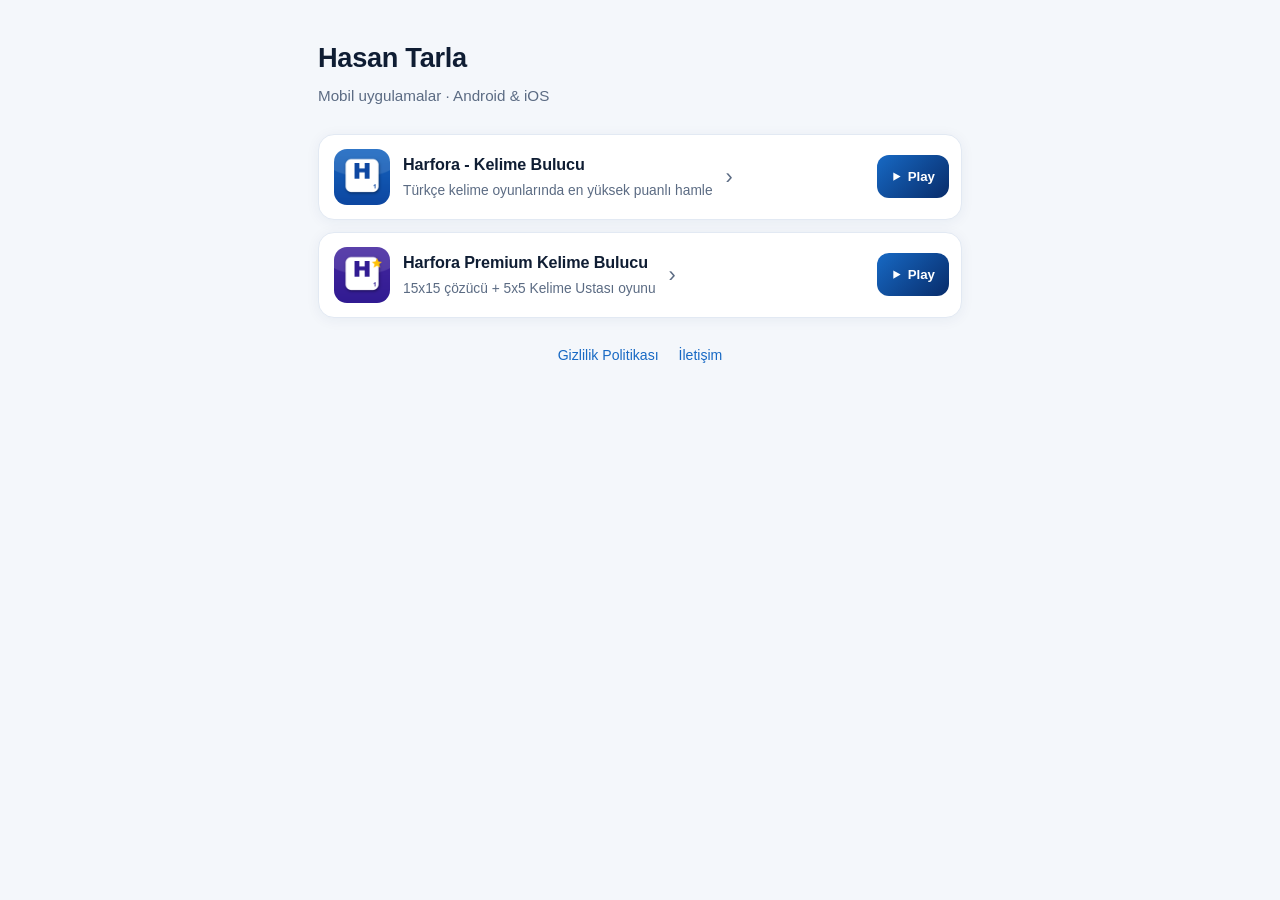
<file: index.html>
<!DOCTYPE html>
<html lang="tr">
<head>
<meta charset="utf-8">
<meta name="viewport" content="width=device-width, initial-scale=1">
<title>Hasan Tarla — Uygulamalar</title>
<meta name="description" content="Hasan Tarla tarafından geliştirilen Android ve iOS uygulamaları. Harfora ve Harfora Premium kelime uygulamaları.">
<link rel="canonical" href="https://hasantarla.github.io/">
<link rel="icon" href="assets/icon-v1.png" type="image/png">
<link rel="stylesheet" href="assets/site.css">
<meta property="og:type" content="website">
<meta property="og:locale" content="tr_TR">
<meta property="og:title" content="Hasan Tarla — Uygulamalar">
<meta property="og:description" content="Android ve iOS uygulamaları: Harfora ve Harfora Premium.">
<meta property="og:url" content="https://hasantarla.github.io/">
</head>
<body>
<main>

  <div class="page-head">
    <h1>Hasan Tarla</h1>
    <p class="sub">Mobil uygulamalar · Android &amp; iOS</p>
  </div>

  <ul class="apps">

    <li class="card">
      <a class="card-main" href="harfora/" data-keep-utm>
        <img src="assets/icon-v1.png" alt="Harfora uygulama simgesi" width="56" height="56">
        <span class="card-txt">
          <span class="card-name">Harfora - Kelime Bulucu</span>
          <span class="card-desc">Türkçe kelime oyunlarında en yüksek puanlı hamle</span>
        </span>
        <span class="card-chev" aria-hidden="true">›</span>
      </a>
      <a class="card-play" href="https://play.google.com/store/apps/details?id=com.ht.harfora.v1&amp;utm_source=website&amp;utm_medium=app_index&amp;utm_campaign=harfora_lansman"
         aria-label="Harfora - Kelime Bulucu'yu Google Play'de aç">
        <svg viewBox="0 0 24 24" aria-hidden="true"><path d="M5 3l16 9-16 9V3z"/></svg>Play
      </a>
    </li>

    <li class="card">
      <a class="card-main" href="harfora-premium/" data-keep-utm>
        <img src="assets/icon-v2.png" alt="Harfora Premium uygulama simgesi" width="56" height="56">
        <span class="card-txt">
          <span class="card-name">Harfora Premium Kelime Bulucu</span>
          <span class="card-desc">15x15 çözücü + 5x5 Kelime Ustası oyunu</span>
        </span>
        <span class="card-chev" aria-hidden="true">›</span>
      </a>
      <a class="card-play" href="https://play.google.com/store/apps/details?id=com.ht.harfora.v2&amp;utm_source=website&amp;utm_medium=app_index&amp;utm_campaign=harfora_premium"
         aria-label="Harfora Premium Kelime Bulucu'yu Google Play'de aç">
        <svg viewBox="0 0 24 24" aria-hidden="true"><path d="M5 3l16 9-16 9V3z"/></svg>Play
      </a>
    </li>

  </ul>

  <footer>
    <div class="links">
      <a href="privacy.html">Gizlilik Politikası</a>
      <a href="mailto:hasantarla.apps@gmail.com">İletişim</a>
    </div>
  </footer>

</main>
<script src="assets/site.js"></script>
</body>
</html>
</file>
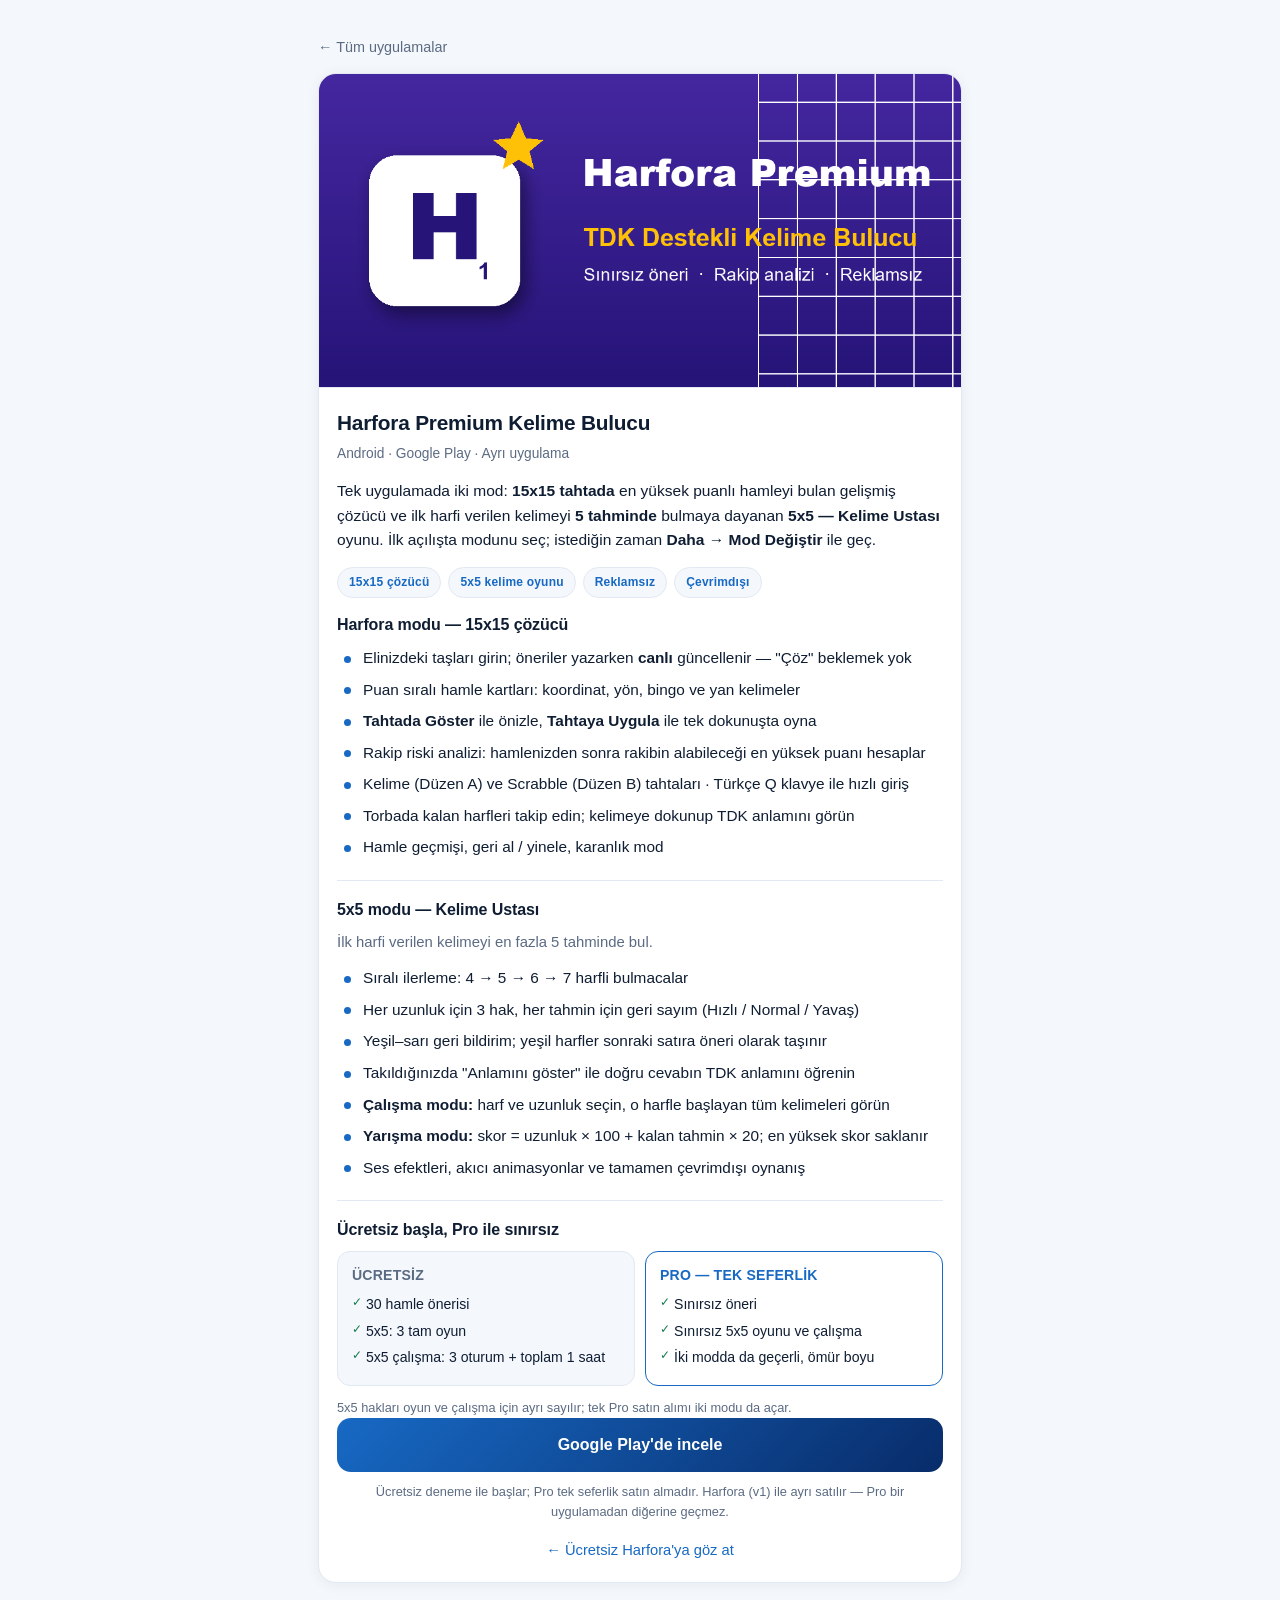
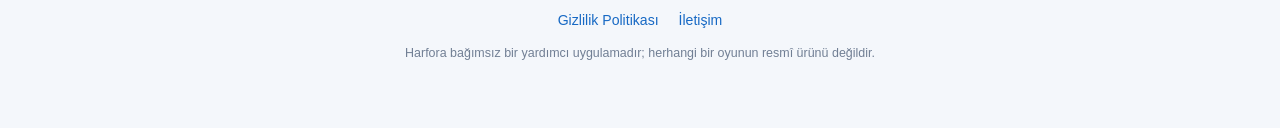
<file: harfora-premium/index.html>
<!DOCTYPE html>
<html lang="tr">
<head>
<meta charset="utf-8">
<meta name="viewport" content="width=device-width, initial-scale=1">
<title>Harfora Premium Kelime Bulucu — 15x15 çözücü + 5x5 kelime oyunu</title>
<meta name="description" content="Harfora Premium: 15x15 kelime tahtası için en yüksek puanlı hamleyi bulan çözücü ve 5x5 &quot;Kelime Ustası&quot; oyunu tek uygulamada. Reklamsız, çevrimdışı, Android · Google Play.">
<link rel="canonical" href="https://hasantarla.github.io/harfora-premium/">
<link rel="icon" href="../assets/icon-v2.png" type="image/png">
<link rel="stylesheet" href="../assets/site.css">
<meta property="og:type" content="website">
<meta property="og:locale" content="tr_TR">
<meta property="og:title" content="Harfora Premium Kelime Bulucu">
<meta property="og:description" content="15x15 tahtada en yüksek puanlı hamle + 5x5 Kelime Ustası oyunu. Reklamsız, çevrimdışı.">
<meta property="og:image" content="https://hasantarla.github.io/assets/harfora-v2.png">
<meta property="og:url" content="https://hasantarla.github.io/harfora-premium/">
</head>
<body>
<main>

  <nav class="crumb"><a href="../" data-keep-utm>← Tüm uygulamalar</a></nav>

  <article class="detail">
    <img class="banner" src="../assets/harfora-v2.png"
         alt="Harfora Premium Kelime Bulucu: 15x15 çözücü ve 5x5 kelime oyunu" width="1024" height="500">
    <div class="body">
      <h2>Harfora Premium Kelime Bulucu</h2>
      <p class="meta">Android · Google Play · Ayrı uygulama</p>

      <p class="lede">
        Tek uygulamada iki mod: <strong>15x15 tahtada</strong> en yüksek puanlı hamleyi
        bulan gelişmiş çözücü ve ilk harfi verilen kelimeyi <strong>5 tahminde</strong>
        bulmaya dayanan <strong>5x5 — Kelime Ustası</strong> oyunu. İlk açılışta modunu
        seç; istediğin zaman <em>Daha → Mod Değiştir</em> ile geç.
      </p>

      <div class="chips">
        <span class="chip">15x15 çözücü</span>
        <span class="chip">5x5 kelime oyunu</span>
        <span class="chip">Reklamsız</span>
        <span class="chip">Çevrimdışı</span>
      </div>

      <section class="mode">
        <h3>Harfora modu — 15x15 çözücü</h3>
        <ul class="features">
          <li>Elinizdeki taşları girin; öneriler yazarken <strong>canlı</strong> güncellenir — "Çöz" beklemek yok</li>
          <li>Puan sıralı hamle kartları: koordinat, yön, bingo ve yan kelimeler</li>
          <li><strong>Tahtada Göster</strong> ile önizle, <strong>Tahtaya Uygula</strong> ile tek dokunuşta oyna</li>
          <li>Rakip riski analizi: hamlenizden sonra rakibin alabileceği en yüksek puanı hesaplar</li>
          <li>Kelime (Düzen A) ve Scrabble (Düzen B) tahtaları · Türkçe Q klavye ile hızlı giriş</li>
          <li>Torbada kalan harfleri takip edin; kelimeye dokunup TDK anlamını görün</li>
          <li>Hamle geçmişi, geri al / yinele, karanlık mod</li>
        </ul>
      </section>

      <section class="mode">
        <h3>5x5 modu — Kelime Ustası</h3>
        <p class="mode-lead">İlk harfi verilen kelimeyi en fazla 5 tahminde bul.</p>
        <ul class="features">
          <li>Sıralı ilerleme: 4 → 5 → 6 → 7 harfli bulmacalar</li>
          <li>Her uzunluk için 3 hak, her tahmin için geri sayım (Hızlı / Normal / Yavaş)</li>
          <li>Yeşil–sarı geri bildirim; yeşil harfler sonraki satıra öneri olarak taşınır</li>
          <li>Takıldığınızda "Anlamını göster" ile doğru cevabın TDK anlamını öğrenin</li>
          <li><strong>Çalışma modu:</strong> harf ve uzunluk seçin, o harfle başlayan tüm kelimeleri görün</li>
          <li><strong>Yarışma modu:</strong> skor = uzunluk × 100 + kalan tahmin × 20; en yüksek skor saklanır</li>
          <li>Ses efektleri, akıcı animasyonlar ve tamamen çevrimdışı oynanış</li>
        </ul>
      </section>

      <section class="mode">
        <h3>Ücretsiz başla, Pro ile sınırsız</h3>
        <div class="tiers">
          <div class="tier">
            <h4>Ücretsiz</h4>
            <ul>
              <li>30 hamle önerisi</li>
              <li>5x5: 3 tam oyun</li>
              <li>5x5 çalışma: 3 oturum + toplam 1 saat</li>
            </ul>
          </div>
          <div class="tier pro">
            <h4>Pro — tek seferlik</h4>
            <ul>
              <li>Sınırsız öneri</li>
              <li>Sınırsız 5x5 oyunu ve çalışma</li>
              <li>İki modda da geçerli, ömür boyu</li>
            </ul>
          </div>
        </div>
        <p class="note note-left">5x5 hakları oyun ve çalışma için ayrı sayılır; tek Pro satın alımı iki modu da açar.</p>
      </section>

      <a class="cta" href="https://play.google.com/store/apps/details?id=com.ht.harfora.v2&amp;utm_source=website&amp;utm_medium=landing&amp;utm_campaign=harfora_premium">Google Play'de incele</a>
      <p class="note">Ücretsiz deneme ile başlar; Pro tek seferlik satın almadır. Harfora (v1) ile ayrı satılır — Pro bir uygulamadan diğerine geçmez.</p>
      <a class="cross" href="../harfora/" data-keep-utm>← Ücretsiz Harfora'ya göz at</a>
    </div>
  </article>

  <footer>
    <div class="links">
      <a href="../privacy.html">Gizlilik Politikası</a>
      <a href="mailto:hasantarla.apps@gmail.com">İletişim</a>
    </div>
    <div class="disclaimer">
      Harfora bağımsız bir yardımcı uygulamadır; herhangi bir oyunun resmî ürünü değildir.
    </div>
  </footer>

</main>
<script src="../assets/site.js"></script>
</body>
</html>
</file>
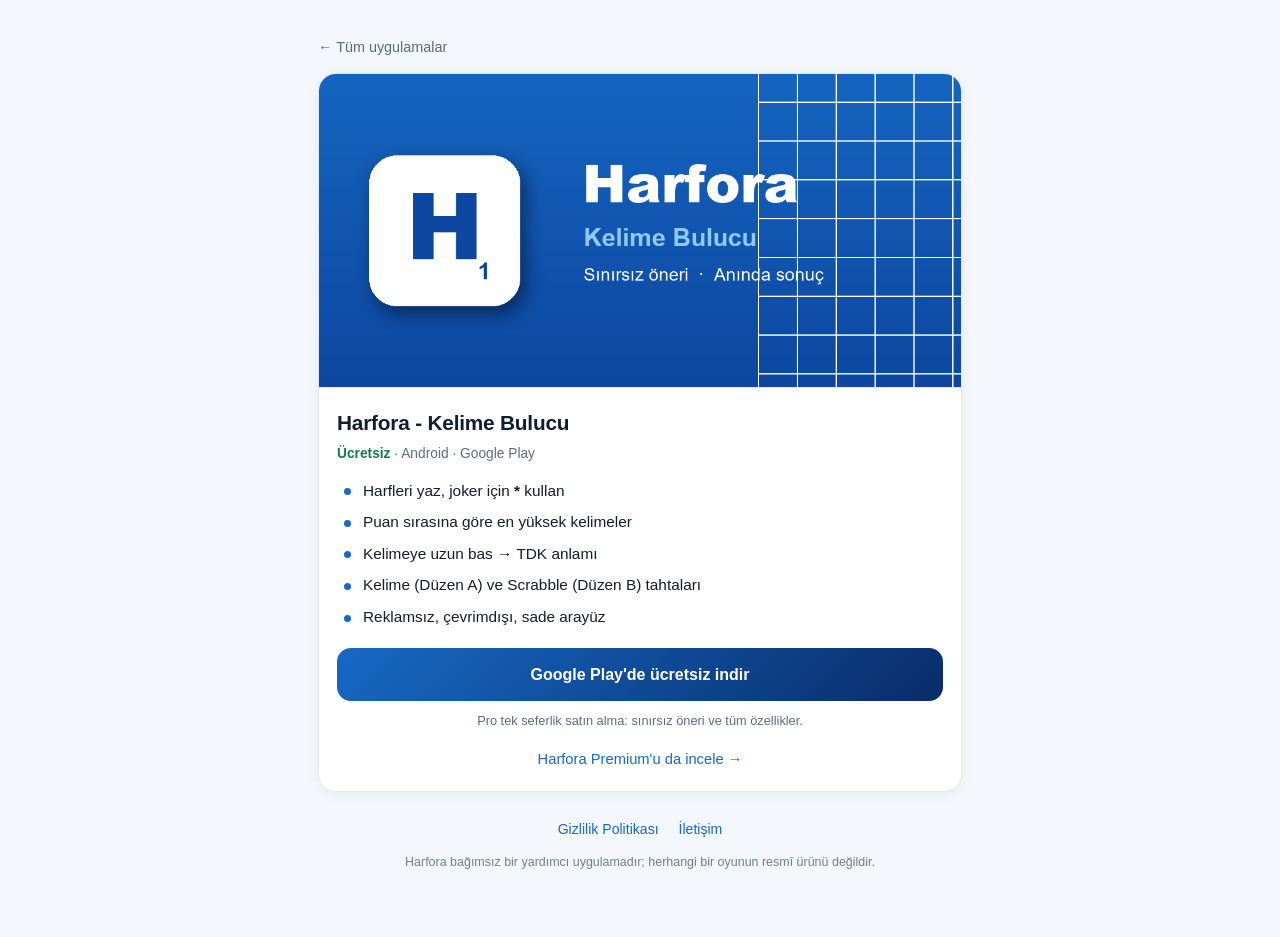
<file: harfora/index.html>
<!DOCTYPE html>
<html lang="tr">
<head>
<meta charset="utf-8">
<meta name="viewport" content="width=device-width, initial-scale=1">
<title>Harfora - Kelime Bulucu — Türkçe kelime oyunu yardımcısı</title>
<meta name="description" content="Harfora: elindeki harfleri yaz, Türkçe harf puanlarına göre en yüksek puanlı kelimeleri gör. TDK anlamı, Kelime (Düzen A) ve Scrabble (Düzen B) tahtaları. Reklamsız, çevrimdışı, Android.">
<link rel="canonical" href="https://hasantarla.github.io/harfora/">
<link rel="icon" href="../assets/icon-v1.png" type="image/png">
<link rel="stylesheet" href="../assets/site.css">
<meta property="og:type" content="website">
<meta property="og:locale" content="tr_TR">
<meta property="og:title" content="Harfora - Kelime Bulucu">
<meta property="og:description" content="Harfleri yaz, puan sırasına göre kelimeleri gör. TDK anlamıyla, reklamsız, çevrimdışı.">
<meta property="og:image" content="https://hasantarla.github.io/assets/harfora-v1.png">
<meta property="og:url" content="https://hasantarla.github.io/harfora/">
</head>
<body>
<main>

  <nav class="crumb"><a href="../" data-keep-utm>← Tüm uygulamalar</a></nav>

  <article class="detail">
    <img class="banner" src="../assets/harfora-v1.png"
         alt="Harfora - Kelime Bulucu: harfleri gir, puan sırasına göre kelimeleri gör" width="1024" height="500">
    <div class="body">
      <h2>Harfora - Kelime Bulucu</h2>
      <p class="meta"><span class="free">Ücretsiz</span> · Android · Google Play</p>
      <ul class="features">
        <li>Harfleri yaz, joker için <strong>*</strong> kullan</li>
        <li>Puan sırasına göre en yüksek kelimeler</li>
        <li>Kelimeye uzun bas → TDK anlamı</li>
        <li>Kelime (Düzen A) ve Scrabble (Düzen B) tahtaları</li>
        <li>Reklamsız, çevrimdışı, sade arayüz</li>
      </ul>
      <a class="cta" href="https://play.google.com/store/apps/details?id=com.ht.harfora.v1&amp;utm_source=website&amp;utm_medium=landing&amp;utm_campaign=harfora_lansman">Google Play'de ücretsiz indir</a>
      <p class="note">Pro tek seferlik satın alma: sınırsız öneri ve tüm özellikler.</p>
      <a class="cross" href="../harfora-premium/" data-keep-utm>Harfora Premium'u da incele →</a>
    </div>
  </article>

  <footer>
    <div class="links">
      <a href="../privacy.html">Gizlilik Politikası</a>
      <a href="mailto:hasantarla.apps@gmail.com">İletişim</a>
    </div>
    <div class="disclaimer">
      Harfora bağımsız bir yardımcı uygulamadır; herhangi bir oyunun resmî ürünü değildir.
    </div>
  </footer>

</main>
<script src="../assets/site.js"></script>
</body>
</html>
</file>
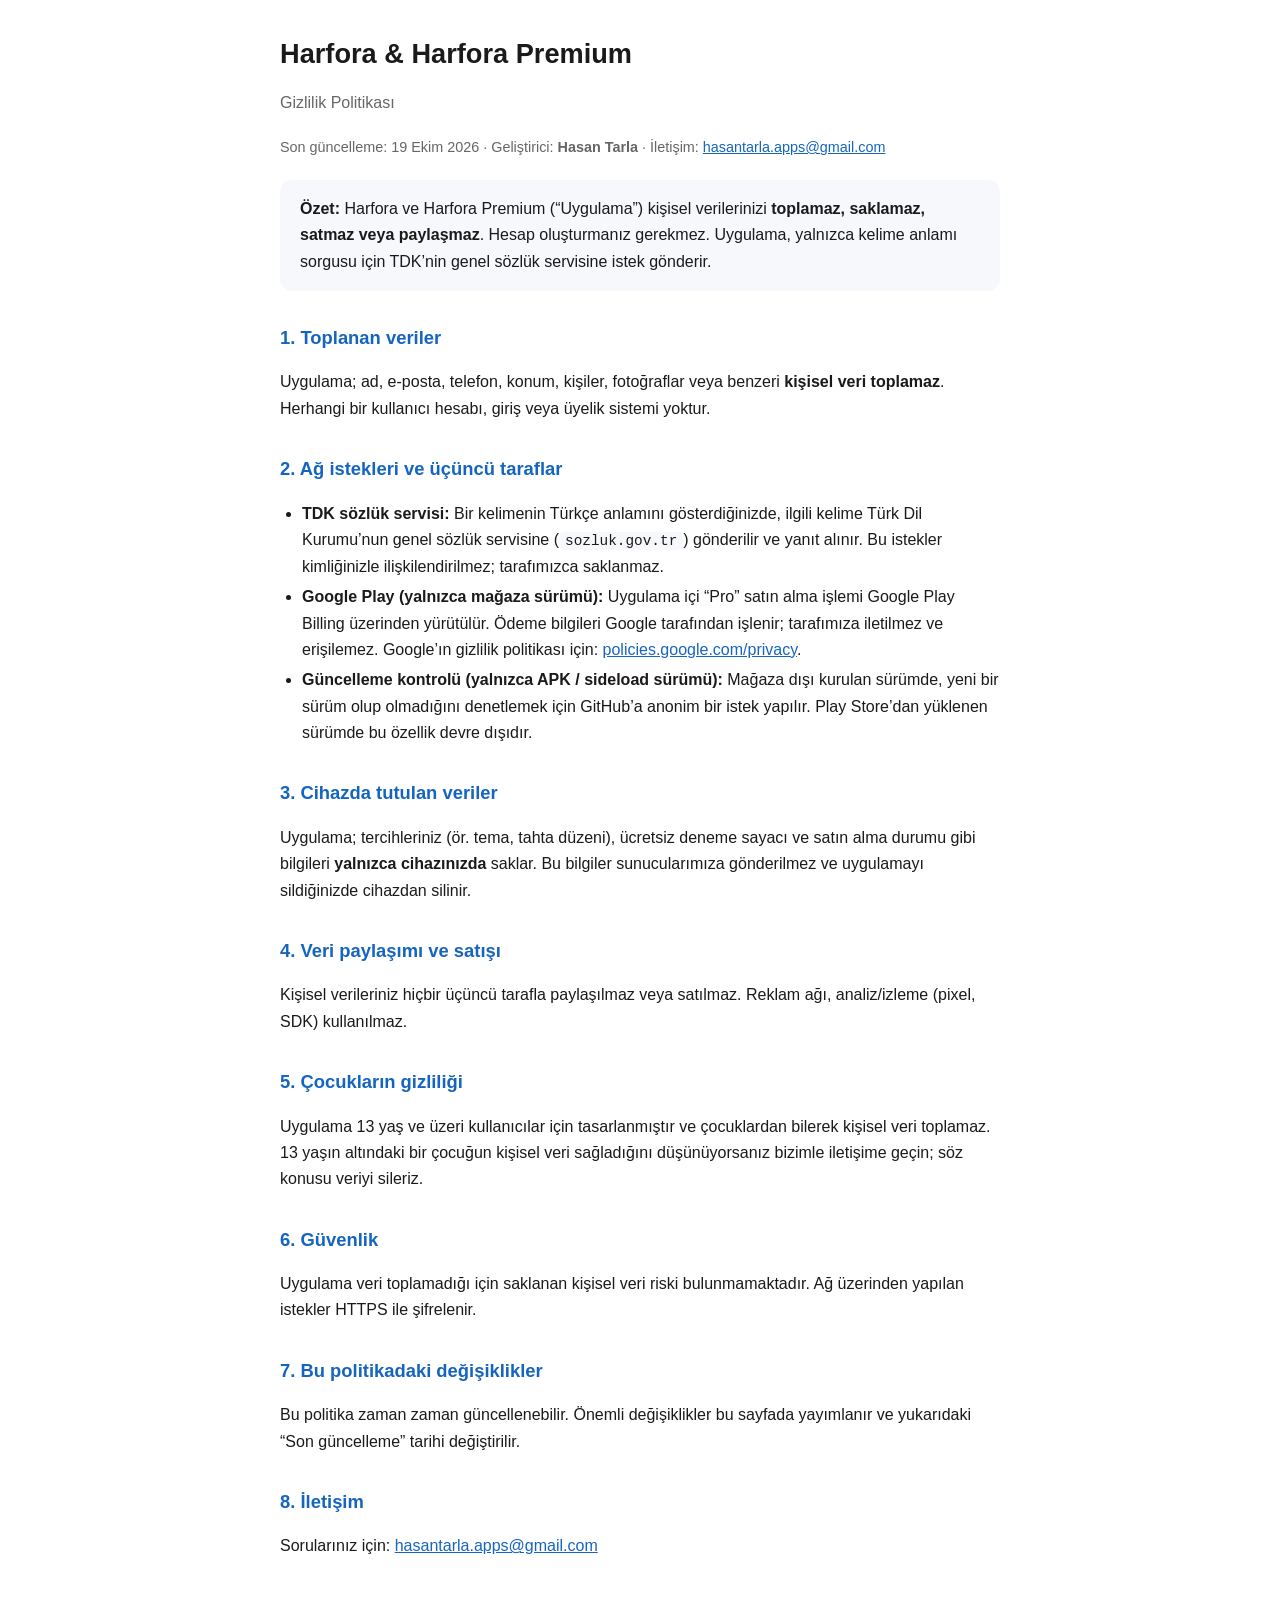
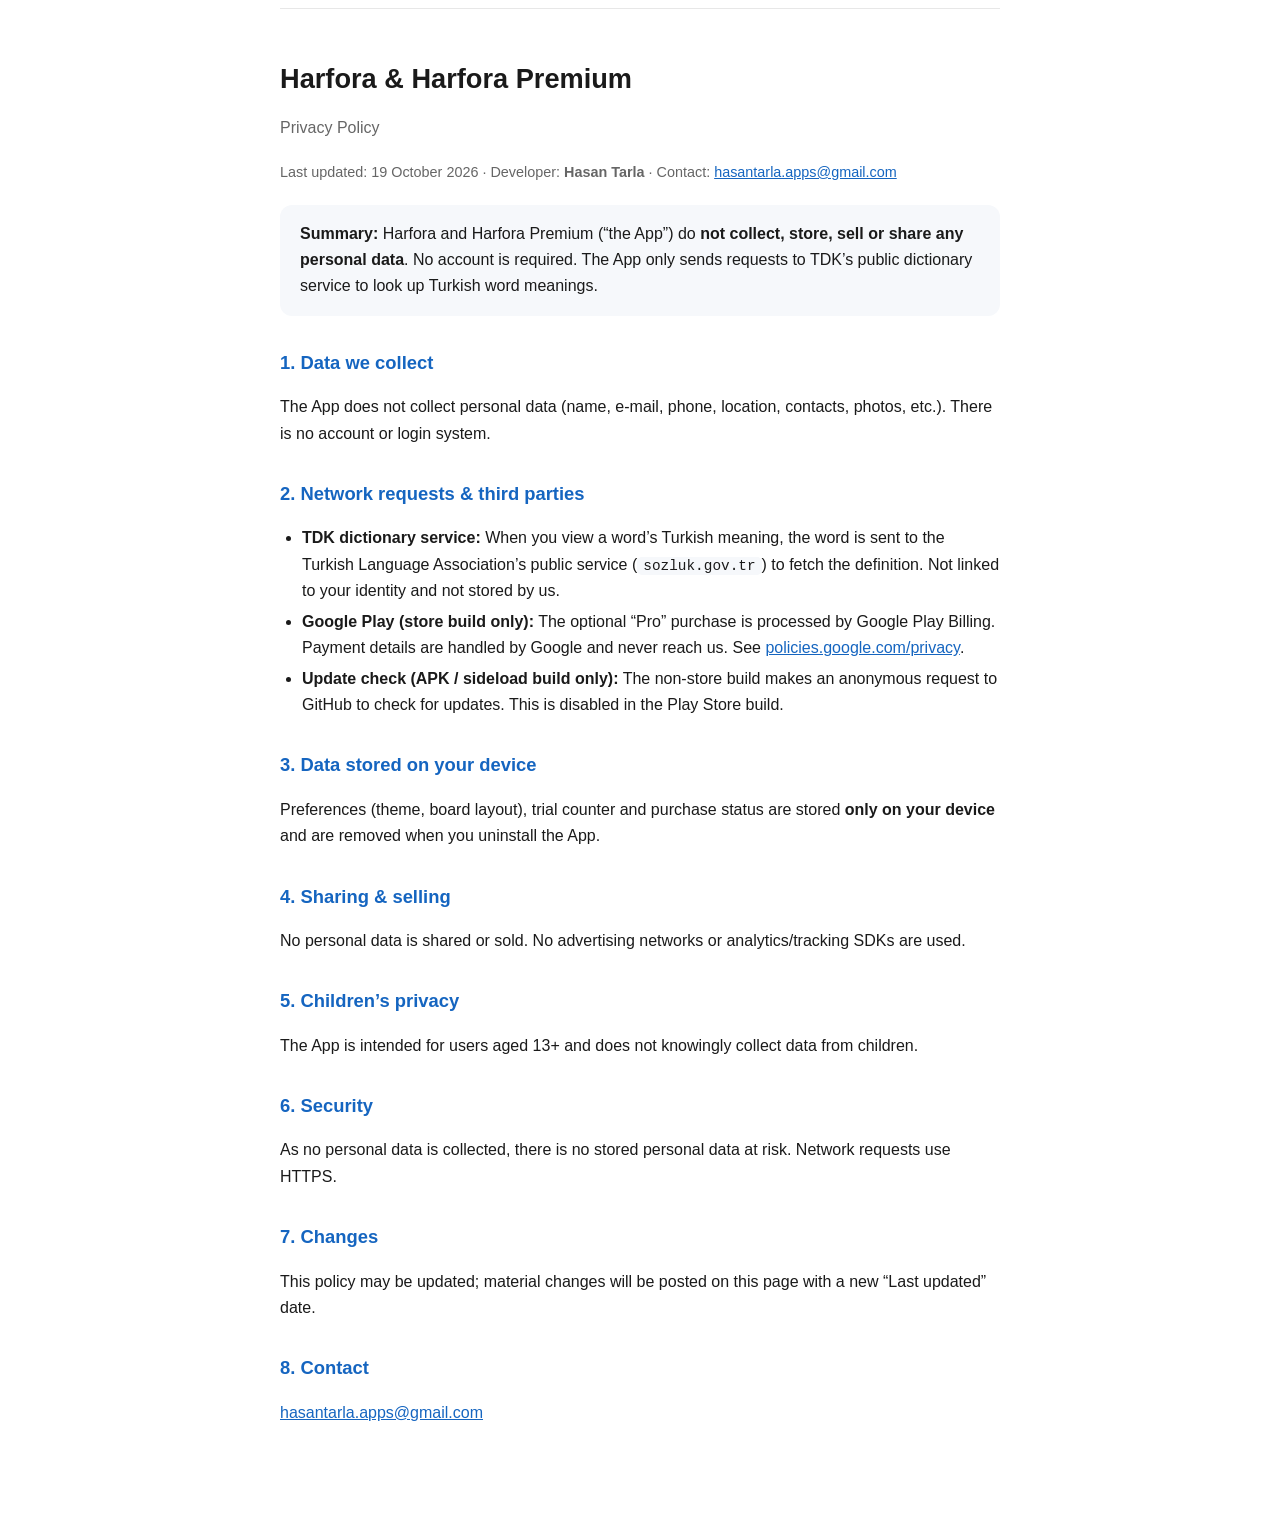
<file: privacy.html>
<!DOCTYPE html>
<html lang="tr">
<head>
<meta charset="utf-8">
<meta name="viewport" content="width=device-width, initial-scale=1">
<title>Harfora — Gizlilik Politikası / Privacy Policy</title>
<style>
  :root { --fg:#1a1a1a; --muted:#666; --accent:#1565C0; --bg:#fff; --card:#f6f8fb; }
  @media (prefers-color-scheme: dark) {
    :root { --fg:#e8e8e8; --muted:#a0a0a0; --bg:#121212; --card:#1e1e1e; }
  }
  * { box-sizing: border-box; }
  body {
    margin: 0; background: var(--bg); color: var(--fg);
    font-family: -apple-system, BlinkMacSystemFont, "Segoe UI", Roboto, Helvetica, Arial, sans-serif;
    line-height: 1.65; font-size: 16px;
  }
  main { max-width: 760px; margin: 0 auto; padding: 32px 20px 80px; }
  h1 { font-size: 1.7rem; margin: 0 0 4px; }
  h1 small { font-size: 1rem; font-weight: 500; color: var(--muted); }
  h2 { font-size: 1.15rem; margin: 32px 0 8px; color: var(--accent); }
  .muted { color: var(--muted); font-size: .9rem; }
  .card { background: var(--card); border-radius: 12px; padding: 16px 20px; margin: 20px 0; }
  ul { padding-left: 22px; }
  li { margin: 4px 0; }
  a { color: var(--accent); }
  hr { border: 0; border-top: 1px solid #8883; margin: 48px 0; }
  code { background: var(--card); padding: 1px 6px; border-radius: 5px; font-size: .9em; }
</style>
</head>
<body>
<main>

<h1>Harfora &amp; Harfora Premium<br><small>Gizlilik Politikası</small></h1>
<p class="muted">Son güncelleme: 19 Ekim 2026 · Geliştirici: <strong>Hasan Tarla</strong> · İletişim: <a href="mailto:hasantarla.apps@gmail.com">hasantarla.apps@gmail.com</a></p>

<div class="card">
  <strong>Özet:</strong> Harfora ve Harfora Premium (“Uygulama”) kişisel verilerinizi
  <strong>toplamaz, saklamaz, satmaz veya paylaşmaz</strong>. Hesap oluşturmanız gerekmez.
  Uygulama, yalnızca kelime anlamı sorgusu için TDK’nin genel sözlük servisine istek gönderir.
</div>

<h2>1. Toplanan veriler</h2>
<p>
Uygulama; ad, e-posta, telefon, konum, kişiler, fotoğraflar veya benzeri
<strong>kişisel veri toplamaz</strong>. Herhangi bir kullanıcı hesabı, giriş veya üyelik sistemi yoktur.
</p>

<h2>2. Ağ istekleri ve üçüncü taraflar</h2>
<ul>
  <li><strong>TDK sözlük servisi:</strong> Bir kelimenin Türkçe anlamını gösterdiğinizde, ilgili kelime
  Türk Dil Kurumu’nun genel sözlük servisine (<code>sozluk.gov.tr</code>) gönderilir ve yanıt alınır.
  Bu istekler kimliğinizle ilişkilendirilmez; tarafımızca saklanmaz.</li>
  <li><strong>Google Play (yalnızca mağaza sürümü):</strong> Uygulama içi “Pro” satın alma işlemi
  Google Play Billing üzerinden yürütülür. Ödeme bilgileri Google tarafından işlenir; tarafımıza
  iletilmez ve erişilemez. Google’ın gizlilik politikası için:
  <a href="https://policies.google.com/privacy">policies.google.com/privacy</a>.</li>
  <li><strong>Güncelleme kontrolü (yalnızca APK / sideload sürümü):</strong> Mağaza dışı kurulan
  sürümde, yeni bir sürüm olup olmadığını denetlemek için GitHub’a anonim bir istek yapılır.
  Play Store’dan yüklenen sürümde bu özellik devre dışıdır.</li>
</ul>

<h2>3. Cihazda tutulan veriler</h2>
<p>
Uygulama; tercihleriniz (ör. tema, tahta düzeni), ücretsiz deneme sayacı ve satın alma durumu gibi
bilgileri <strong>yalnızca cihazınızda</strong> saklar. Bu bilgiler sunucularımıza gönderilmez ve
uygulamayı sildiğinizde cihazdan silinir.
</p>

<h2>4. Veri paylaşımı ve satışı</h2>
<p>
Kişisel verileriniz hiçbir üçüncü tarafla paylaşılmaz veya satılmaz. Reklam ağı, analiz/izleme
(pixel, SDK) kullanılmaz.
</p>

<h2>5. Çocukların gizliliği</h2>
<p>
Uygulama 13 yaş ve üzeri kullanıcılar için tasarlanmıştır ve çocuklardan bilerek kişisel veri
toplamaz. 13 yaşın altındaki bir çocuğun kişisel veri sağladığını düşünüyorsanız bizimle iletişime
geçin; söz konusu veriyi sileriz.
</p>

<h2>6. Güvenlik</h2>
<p>
Uygulama veri toplamadığı için saklanan kişisel veri riski bulunmamaktadır. Ağ üzerinden yapılan
istekler HTTPS ile şifrelenir.
</p>

<h2>7. Bu politikadaki değişiklikler</h2>
<p>
Bu politika zaman zaman güncellenebilir. Önemli değişiklikler bu sayfada yayımlanır ve yukarıdaki
“Son güncelleme” tarihi değiştirilir.
</p>

<h2>8. İletişim</h2>
<p>
Sorularınız için: <a href="mailto:hasantarla.apps@gmail.com">hasantarla.apps@gmail.com</a>
</p>

<hr>

<h1>Harfora &amp; Harfora Premium<br><small>Privacy Policy</small></h1>
<p class="muted">Last updated: 19 October 2026 · Developer: <strong>Hasan Tarla</strong> · Contact: <a href="mailto:hasantarla.apps@gmail.com">hasantarla.apps@gmail.com</a></p>

<div class="card">
  <strong>Summary:</strong> Harfora and Harfora Premium (“the App”) do <strong>not collect, store, sell
  or share any personal data</strong>. No account is required. The App only sends requests to TDK’s
  public dictionary service to look up Turkish word meanings.
</div>

<h2>1. Data we collect</h2>
<p>The App does not collect personal data (name, e-mail, phone, location, contacts, photos, etc.).
There is no account or login system.</p>

<h2>2. Network requests &amp; third parties</h2>
<ul>
  <li><strong>TDK dictionary service:</strong> When you view a word’s Turkish meaning, the word is sent
  to the Turkish Language Association’s public service (<code>sozluk.gov.tr</code>) to fetch the
  definition. Not linked to your identity and not stored by us.</li>
  <li><strong>Google Play (store build only):</strong> The optional “Pro” purchase is processed by
  Google Play Billing. Payment details are handled by Google and never reach us.
  See <a href="https://policies.google.com/privacy">policies.google.com/privacy</a>.</li>
  <li><strong>Update check (APK / sideload build only):</strong> The non-store build makes an anonymous
  request to GitHub to check for updates. This is disabled in the Play Store build.</li>
</ul>

<h2>3. Data stored on your device</h2>
<p>Preferences (theme, board layout), trial counter and purchase status are stored
<strong>only on your device</strong> and are removed when you uninstall the App.</p>

<h2>4. Sharing &amp; selling</h2>
<p>No personal data is shared or sold. No advertising networks or analytics/tracking SDKs are used.</p>

<h2>5. Children’s privacy</h2>
<p>The App is intended for users aged 13+ and does not knowingly collect data from children.</p>

<h2>6. Security</h2>
<p>As no personal data is collected, there is no stored personal data at risk. Network requests use HTTPS.</p>

<h2>7. Changes</h2>
<p>This policy may be updated; material changes will be posted on this page with a new “Last updated” date.</p>

<h2>8. Contact</h2>
<p><a href="mailto:hasantarla.apps@gmail.com">hasantarla.apps@gmail.com</a></p>

</main>
</body>
</html>
</file>
<file: assets/site.css>
/* hasantarla.github.io — ortak stil
   Sayfalar: / (uygulama dizini), /harfora/, /harfora-premium/, /privacy.html */

:root{
  --fg:#0f1d33; --muted:#5b6b83; --bg:#f4f7fb; --card:#ffffff; --line:#e2e9f3;
  --brand:#1769C4; --brand-dark:#082C6A; --accent:#FFD64A; --ok:#127a4b;
  --shadow:0 2px 14px rgba(8,44,106,.06);
}
@media (prefers-color-scheme: dark){
  :root{
    --fg:#e8eef7; --muted:#9aa9be; --bg:#0b1220; --card:#131e33; --line:#22314d;
    --ok:#4ed191; --shadow:0 2px 14px rgba(0,0,0,.35);
  }
}

*{box-sizing:border-box}
html{-webkit-text-size-adjust:100%}
body{
  margin:0; background:var(--bg); color:var(--fg); font-size:17px; line-height:1.6;
  font-family:-apple-system,BlinkMacSystemFont,"Segoe UI",Roboto,Helvetica,Arial,sans-serif;
}
main{max-width:680px; margin:0 auto; padding:36px 18px 64px}
a{color:var(--brand)}

/* ---------- Baslik ---------- */
.page-head{margin:0 0 26px}
.page-head h1{font-size:1.7rem; margin:0 0 4px; letter-spacing:-.3px}
.page-head .sub{color:var(--muted); margin:0; font-size:.95rem}

/* ---------- Breadcrumb ---------- */
nav.crumb{margin:0 0 14px; font-size:.9rem}
nav.crumb a{color:var(--muted); text-decoration:none}
nav.crumb a:hover{color:var(--brand)}

/* ---------- Uygulama listesi (kart) ---------- */
ul.apps{list-style:none; margin:0; padding:0}
li.card{
  display:flex; align-items:stretch; background:var(--card); border:1px solid var(--line);
  border-radius:16px; box-shadow:var(--shadow); margin:0 0 12px; overflow:hidden;
}
li.card:hover{border-color:var(--brand)}
.card-main{
  flex:1 1 auto; min-width:0; display:flex; align-items:center; gap:13px;
  padding:14px 6px 14px 15px; text-decoration:none; color:inherit;
}
.card-main img{width:56px; height:56px; border-radius:13px; flex:0 0 auto}
.card-txt{min-width:0; display:block}
.card-name{display:block; font-weight:700; font-size:1.01rem; letter-spacing:-.1px}
.card-desc{display:block; color:var(--muted); font-size:.86rem; margin-top:2px}
.card-chev{flex:0 0 auto; color:var(--muted); font-size:1.35rem; line-height:1}
.card-play{
  flex:0 0 auto; align-self:center; display:inline-flex; align-items:center; gap:6px;
  margin:0 12px 0 4px; padding:11px 14px; border-radius:12px; text-decoration:none;
  font-weight:700; font-size:.83rem; color:#fff; white-space:nowrap;
  background:linear-gradient(135deg,var(--brand),var(--brand-dark));
}
.card-play svg{width:11px; height:11px; fill:currentColor}
.card-play:active{transform:translateY(1px)}

/* ---------- Detay sayfasi ---------- */
.detail{
  background:var(--card); border:1px solid var(--line); border-radius:18px;
  overflow:hidden; box-shadow:var(--shadow); margin:0 0 20px;
}
.detail img.banner{
  display:block; width:100%; height:auto; aspect-ratio:1024/500; object-fit:cover;
  border-bottom:1px solid var(--line);
}
.detail .body{padding:18px 18px 20px}
.detail h2{margin:0 0 4px; font-size:1.3rem; letter-spacing:-.2px}
.detail .meta{margin:0 0 14px; font-size:.86rem; color:var(--muted)}
.detail .meta .free{color:var(--ok); font-weight:700}
.detail .lede{margin:0 0 14px; font-size:.97rem}
.detail .lede em{font-style:normal; font-weight:600}

/* Mod bolumleri + etiketler */
.chips{display:flex; flex-wrap:wrap; gap:7px; margin:0 0 6px}
.chip{
  font-size:.75rem; font-weight:700; letter-spacing:.2px; padding:5px 11px;
  border-radius:999px; color:var(--brand); background:var(--bg); border:1px solid var(--line);
}
.mode h3{
  font-size:1rem; letter-spacing:-.1px; margin:20px 0 8px; padding-top:16px;
  border-top:1px solid var(--line);
}
.detail .body > .mode:first-of-type h3{border-top:0; padding-top:0; margin-top:14px}
.mode-lead{margin:0 0 12px; font-size:.93rem; color:var(--muted)}

/* Ucretsiz / Pro karsilastirma */
.tiers{display:grid; grid-template-columns:1fr 1fr; gap:10px; margin:0 0 12px}
@media (max-width:430px){ .tiers{grid-template-columns:1fr} }
.tier{background:var(--bg); border:1px solid var(--line); border-radius:13px; padding:12px 14px}
.tier.pro{border-color:var(--brand); background:var(--card)}
.tier h4{margin:0 0 7px; font-size:.88rem; letter-spacing:.2px; text-transform:uppercase; color:var(--muted)}
.tier.pro h4{color:var(--brand)}
.tier ul{list-style:none; padding:0; margin:0}
.tier li{font-size:.88rem; margin:0 0 4px; padding-left:14px; position:relative}
.tier li::before{content:"✓"; position:absolute; left:0; top:0; font-size:.78rem; color:var(--ok)}
.detail .note-left{text-align:left; margin:0}

ul.features{list-style:none; padding:0; margin:0 0 18px}
ul.features li{position:relative; padding-left:26px; margin:0 0 7px; font-size:.96rem}
ul.features li::before{
  content:""; position:absolute; left:7px; top:.62em; width:7px; height:7px;
  border-radius:50%; background:var(--brand);
}
a.cta{
  display:flex; align-items:center; justify-content:center; gap:10px; min-height:52px;
  padding:14px 18px; border-radius:14px; text-decoration:none; font-weight:700;
  font-size:1rem; color:#fff; background:linear-gradient(135deg,var(--brand),var(--brand-dark));
}
a.cta:active{transform:translateY(1px)}
.note{font-size:.8rem; color:var(--muted); text-align:center; margin:10px 0 0}
.cross{
  display:block; text-align:center; margin-top:16px; font-size:.92rem;
  text-decoration:none; color:var(--brand);
}
.cross:hover{text-decoration:underline}

/* ---------- Alt bilgi ---------- */
footer{margin-top:26px; text-align:center; font-size:.88rem; color:var(--muted)}
footer a{text-decoration:none}
footer a:hover{text-decoration:underline}
footer .links{margin-bottom:10px}
footer .links a{margin:0 8px; white-space:nowrap}
.disclaimer{font-size:.78rem; margin-top:12px; opacity:.85}
</file>
